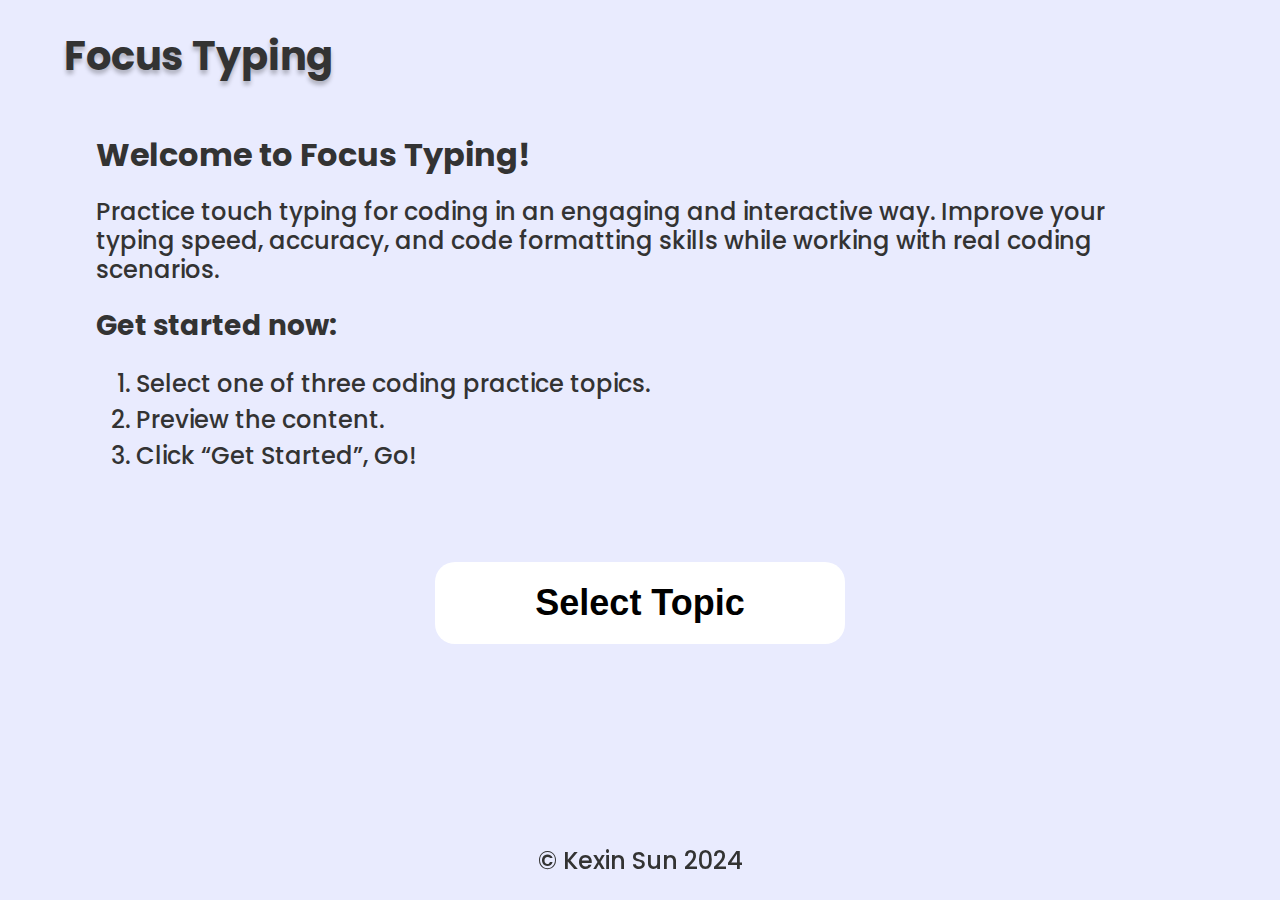
<file: index.html>
<!DOCTYPE html>
<html lang="en">

<head>
  <meta charset="UTF-8">
  <meta name="viewport" content="width=device-width, initial-scale=1.0">
  <title>FocusTyping | Index</title>
  <link rel="stylesheet" href="./css/style.css">
  <script src="./js/script.js"></script>
</head>

<body>
  <main>
    <h1 id="site-name"><a href="./index.html">Focus Typing</a></h1>
    <div class="content-wrapper">
      <div class="intro-box">
        <h2>Welcome to Focus Typing!</h2>
        <p>Practice touch typing for coding in an engaging and interactive way. Improve your typing speed, accuracy, and
          code formatting skills while working with real coding scenarios.</p>
        <h3>Get started now:</h3>
        <ol>
          <li class="list">Select one of three coding practice topics.</li>
          <li class="list">Preview the content.</li>
          <li class="list">Click “Get Started”, Go!</li>
        </ol>
        <!-- <p class="list">Select one of three coding practice topics >> Preview the content >> Click “Get Started”, Go!</p> -->
      </div>
      <!-- <div class="topic-selection">
        <h3>Select a Coding Topic</h3>
        <div id="topic-button">
          <button id="forInBtn">For...In Loop</button>
          <button id="ifElseBtn">If...Else</button>
          <button id="bmiBtn">BMI Calculator</button>
        </div>
      </div>
      <h3>Code Preview</h3>
      <div id="preview-box">
        <div id="preview-content"></div>
      </div>
      <button id="start-button" disabled>Get Started</button>
    </div> -->
    <button id="select-topic-button">Select Topic</button>
  </main>

  <footer>
    <p>&copy; Kexin Sun 2024</p>
  </footer>
</body>

</html>
</file>
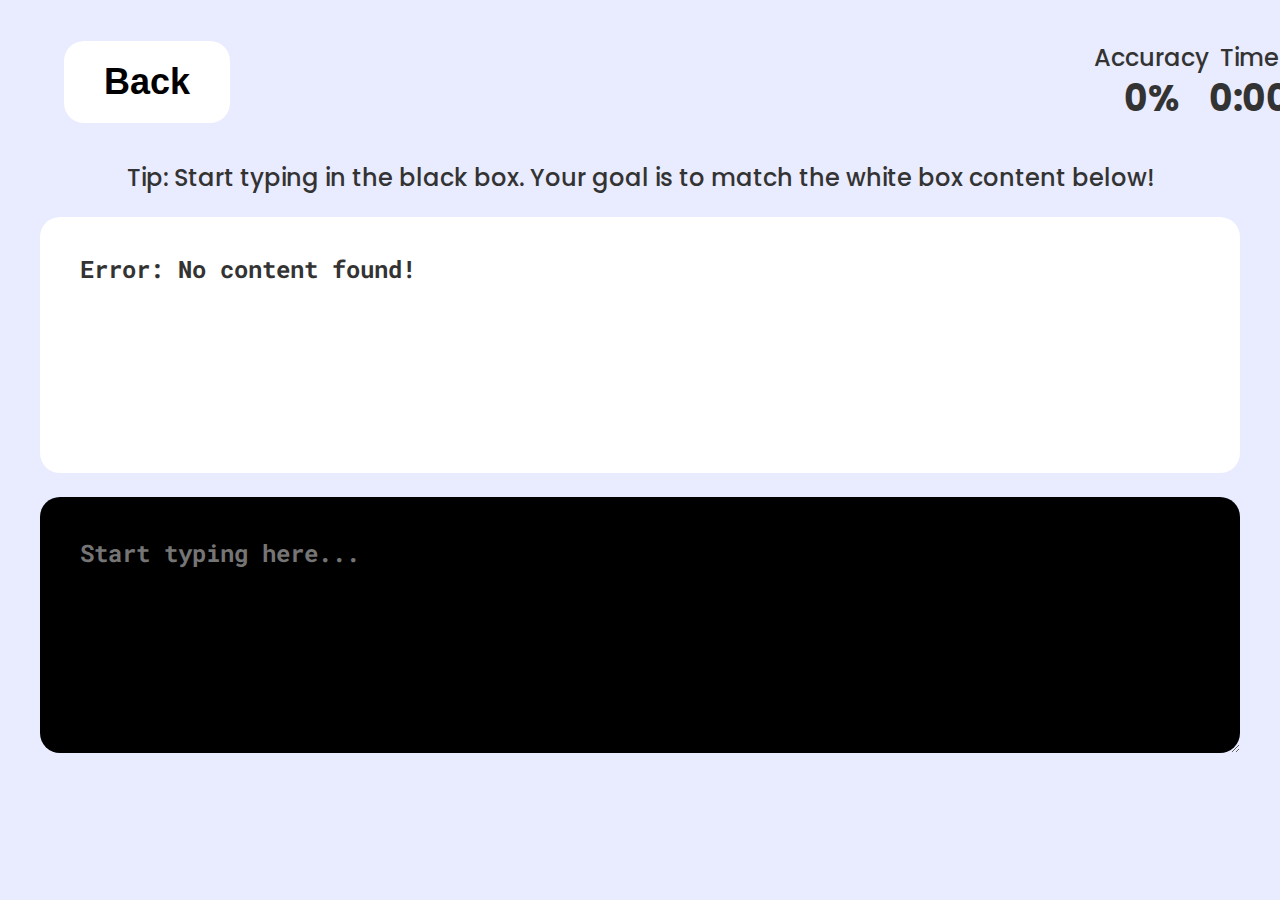
<file: practice.html>
<!DOCTYPE html>
<html lang="en">

<head>
  <meta charset="UTF-8">
  <meta name="viewport" content="width=device-width, initial-scale=1.0">
  <title>FocusTyping | Practice</title>
  <link rel="stylesheet" href="./css/style.css">
  <link rel="stylesheet" href="./css/practice.css">
  <script src="./js/practice.js"></script>
</head>

<body>
  <header>
    <div class="top-box">
      <button id="back-button">Back</button>
      <div class="accuracy-box">
        <span>Accuracy</span>
        <span id="accuracy">0%</span>
      </div>
      <div class="time-box">
        <span>Time</span>
        <span id="timer">0:00</span>
      </div>
    </div>
  </header>
  <main>
    <div class="content-wrapper">
      <p class="hint">Tip: Start typing in the black box. Your goal is to match the white box content below!</p>
      <div class="content-box">
        <div id="typing-content">Type this content...</div>
      </div>
      <div id="error-message">Something doesn’t match. Please correct it.</div>
      <textarea id="typing-input" placeholder="Start typing here..."></textarea>
    </div>
  </main>
</body>

</html>
</file>
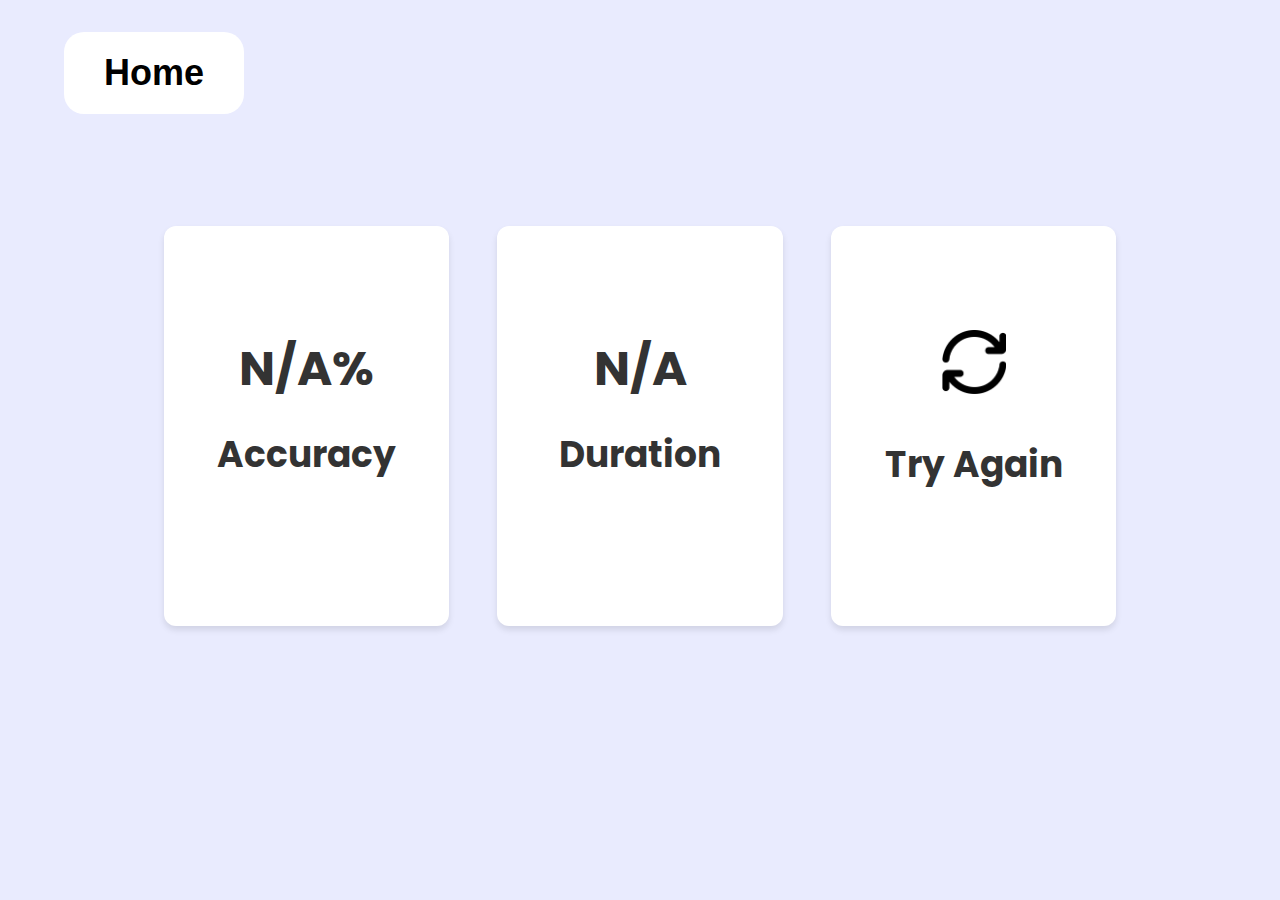
<file: result.html>
<!DOCTYPE html>
<html lang="en">

<head>
  <meta charset="UTF-8">
  <meta name="viewport" content="width=device-width, initial-scale=1.0">
  <title>FocusTyping | Results</title>
  <link rel="stylesheet" href="./css/style.css">
  <link rel="stylesheet" href="./css/practice.css">
  <link rel="stylesheet" href="./css/result.css">
  <script src="./js/result.js"></script>
</head>

<body>
  <main>
    <header>
      <div class="top-box">
        <button id="home-button">Home</button>
      </div>
    </header>
    <main class="result-wrapper">
      <div class="result-box">
        <span id="accuracy-display"></span>
        <p>Accuracy</p>
      </div>
      <div class="result-box">
        <span id="time-display"></span>
        <p>Duration</p>
      </div>
      <div id="try-again" class="result-box">
        <span class="icon"><img src="./images/try-again-btn.png" alt="try again button"></span>
        <p>Try Again</p>
      </div>
    </main>
</body>

</html>
</file>
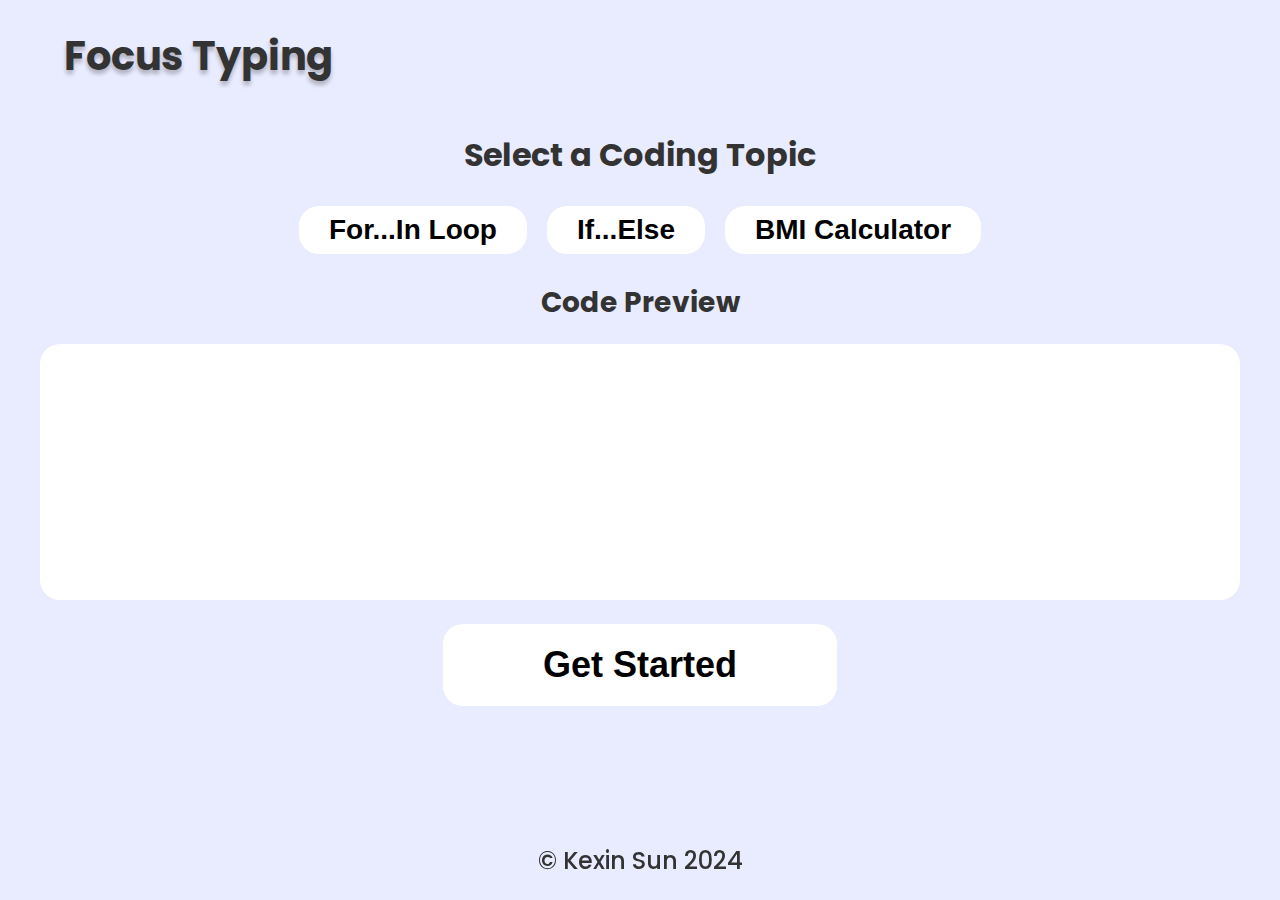
<file: select-topic.html>
<!DOCTYPE html>
<html lang="en">

<head>
  <meta charset="UTF-8">
  <meta name="viewport" content="width=device-width, initial-scale=1.0">
  <title>FocusTyping | Index</title>
  <link rel="stylesheet" href="./css/style.css">
  <link rel="stylesheet" href="./css/select-topic.css">
  <script src="./js/select-topic.js"></script>
</head>

<body>
  <main>
    <h1 id="site-name"><a href="./index.html">Focus Typing</a></h1>
    <div class="content-wrapper">
      <div class="intro-box">
        <h2>Select a Coding Topic</h2>
        <!-- <p class="list">Select one of three coding practice topics >> Preview the content >> Click “Get Started”, Go!</p> -->
        <!-- <h3>Get started now:</h3>
        <ol>
          <li class="list">Select one of three coding practice topics.</li>
          <li class="list">Preview the content.</li>
          <li class="list">Click “Get Started”, Go!</li>
        </ol> -->
        <!-- <p class="list">Select one of three coding practice topics >> Preview the content >> Click “Get Started”, Go!</p> -->
      </div>
      <div class="topic-selection">
        <!-- <h3>Select a Coding Topic</h3> -->
        <div id="topic-button">
          <button id="forInBtn">For...In Loop</button>
          <button id="ifElseBtn">If...Else</button>
          <button id="bmiBtn">BMI Calculator</button>
        </div>
      </div>
      <h3>Code Preview</h3>
      <div id="preview-box">
        <div id="preview-content"></div>
      </div>
      <button id="start-button" disabled>Get Started</button>
    </div>
  </main>

  <footer>
    <p>&copy; Kexin Sun 2024</p>
  </footer>
</body>

</html>
</file>
<file: css/style.css>
@import url('https://fonts.googleapis.com/css2?family=Poppins:wght@300;500;700&display=swap');
@import url('https://fonts.googleapis.com/css2?family=Roboto+Mono:ital,wght@0,100..700;1,100..700&display=swap');

:root {
  --accent-color: #AEB6FF;
  --bgc: #E9EBFE;
}
* {
  box-sizing: border-box;
}

body {
  font: 500 1em/1.2 "Poppins", sans-serif; /* 16px = 1em */
  margin: 2em 4em;
  padding: 0;
  background-color: var(--bgc);
  color: #333;
}

/* Site Name - LOGO */
#site-name {
  font-size: 2.5em;
  font-weight: 700;
  margin: 0;
  text-shadow:0 4px 4px rgba(0, 0, 0, 0.25);
}
a {
  text-decoration: none;
  color: #333;
}

/* Main Content */
.content-wrapper {
  display: flex;
  flex-direction: column;
  align-items: center;
  padding: 2rem;
  position: relative;
}

h2 {
  font-size: 2em;
  margin: 24px 0;
}
h3 {
  font-size: 1.75em;
  margin: 24px 0;
}
p {
  font-size: 1.5em;
}

/* "Get Started Now" List */
.list {
  font-size: 1.5em;
  line-height: 1.5em;
}

#preview-box, .content-box, #typing-input {
  margin: 0  0 1.5rem 0;
  padding: 0 2.5rem;
  background: #fff;
  border: none;
  width: 75rem;
  height: 16rem;
  text-align: left;
  white-space: pre-wrap;
  overflow: auto;
  border-radius: 20px;
  font-family: "Roboto Mono", serif, monospace;
}

#preview-content, #typing-content, #typing-input {
  font-size: 1.5rem;
  font-weight: bolder;
}

/* "Select Topic Button" */
#select-topic-button {
  margin-top: 2em;
  padding: 1.25rem 6.25rem;
  font-size: 2.25rem;
  font-weight: 700;
  background-color: #fff;
  border: none;
  border-radius: 20px;
  color: #000;
}
#select-topic-button:hover {
  background-color: var(--accent-color);
}

/* Footer style */
footer {
  position: fixed;
  left: 0;
  bottom: 0;
  text-align: center;
  width: 100%;
}
</file>
<file: css/practice.css>
/* Practice page Style */
.top-box {
  display: flex;
  align-items: center;
  justify-content: space-between;
}

/* Back and Home button */
#back-button, #home-button {
  padding: 1.25rem 2.5rem;
  font-size: 2.25rem;
  font-weight: 700;
  background-color: #fff;
  border: none;
  border-radius: 20px;
  margin-right: 24em;
}
#back-button:hover, #home-button:hover, #try-again:hover {
  background-color: var(--accent-color);
}
#try-again img {
  width: 4rem;
}

.accuracy-box, .time-box {
  display: flex;
  flex-direction: column;
  justify-content: center;
  align-items: center;
  text-align: center;
  height: 100px;
  font-size: 1.5rem;
  gap: 0.2em;
}
#accuracy, #timer {
  font-size: 2.25rem;
  font-weight: 700;
}

/* Tip */
.hint {
  margin: 0;
  margin-bottom: 24px;
}

#typing-input {
  background-color: #000;
  padding: 2.5rem;
}

#error-message {
  color: red;
  display: none;
  font-size: 1.5rem;
  margin-bottom: 12px;
}
</file>
<file: css/result.css>
/* Result Page Style */
.result-wrapper {
  display: flex;
  gap: 3em;
  justify-content: center;
  margin-top: 7em;
}

.result-box {
  background-color: white;
  width: 17.85em;
  height: 25em;
  display: flex;
  flex-direction: column;
  justify-content: center;
  align-items: center;
  border-radius: 12px;
  box-shadow: 0px 4px 6px rgba(0, 0, 0, 0.1);
  text-align: center;
  cursor: default;
  font-weight: 700;
}

.result-box span {
  font-size: 3rem;
}
.result-box p {
  font-size: 2.25rem;
}
</file>
<file: css/select-topic.css>
.topic-selection {
  text-align: center;
}

#topic-button button {
  margin: 0.5rem;
  padding: 0.5rem 1.875rem;
  font-size: 1.75rem;
  font-weight: bolder;
  border: none;
  border-radius: 20px;
  background-color: #fff;
  cursor: pointer;
}

#topic-button button.active {
  background-color: var(--accent-color);
}

#start-button {
  padding: 1.25rem 6.25rem;
  font-size: 2.25rem;
  font-weight: 700;
  background-color: #fff;
  border: none;
  border-radius: 20px;
  color: #000;
  cursor: not-allowed;
}

#start-button.enabled {
  background-color: #AEB6FF;
  cursor: pointer;
}
</file>
